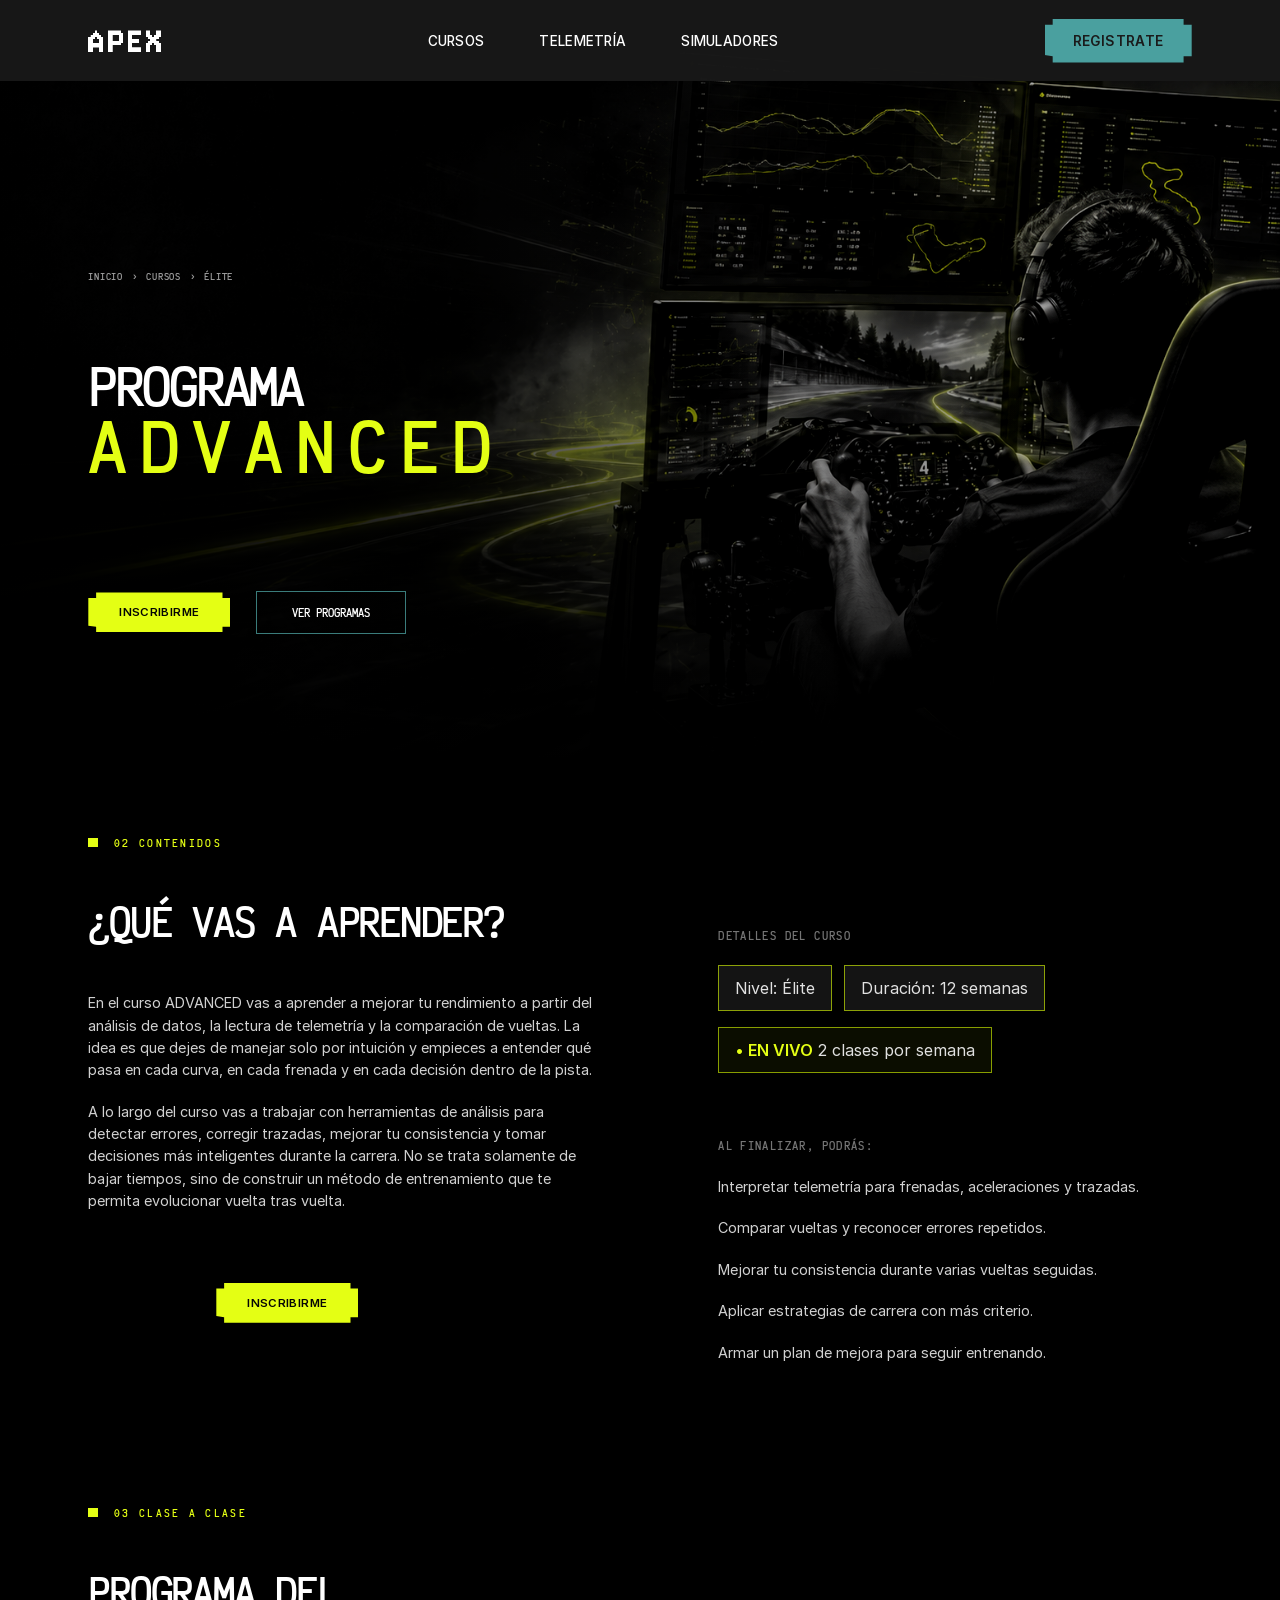
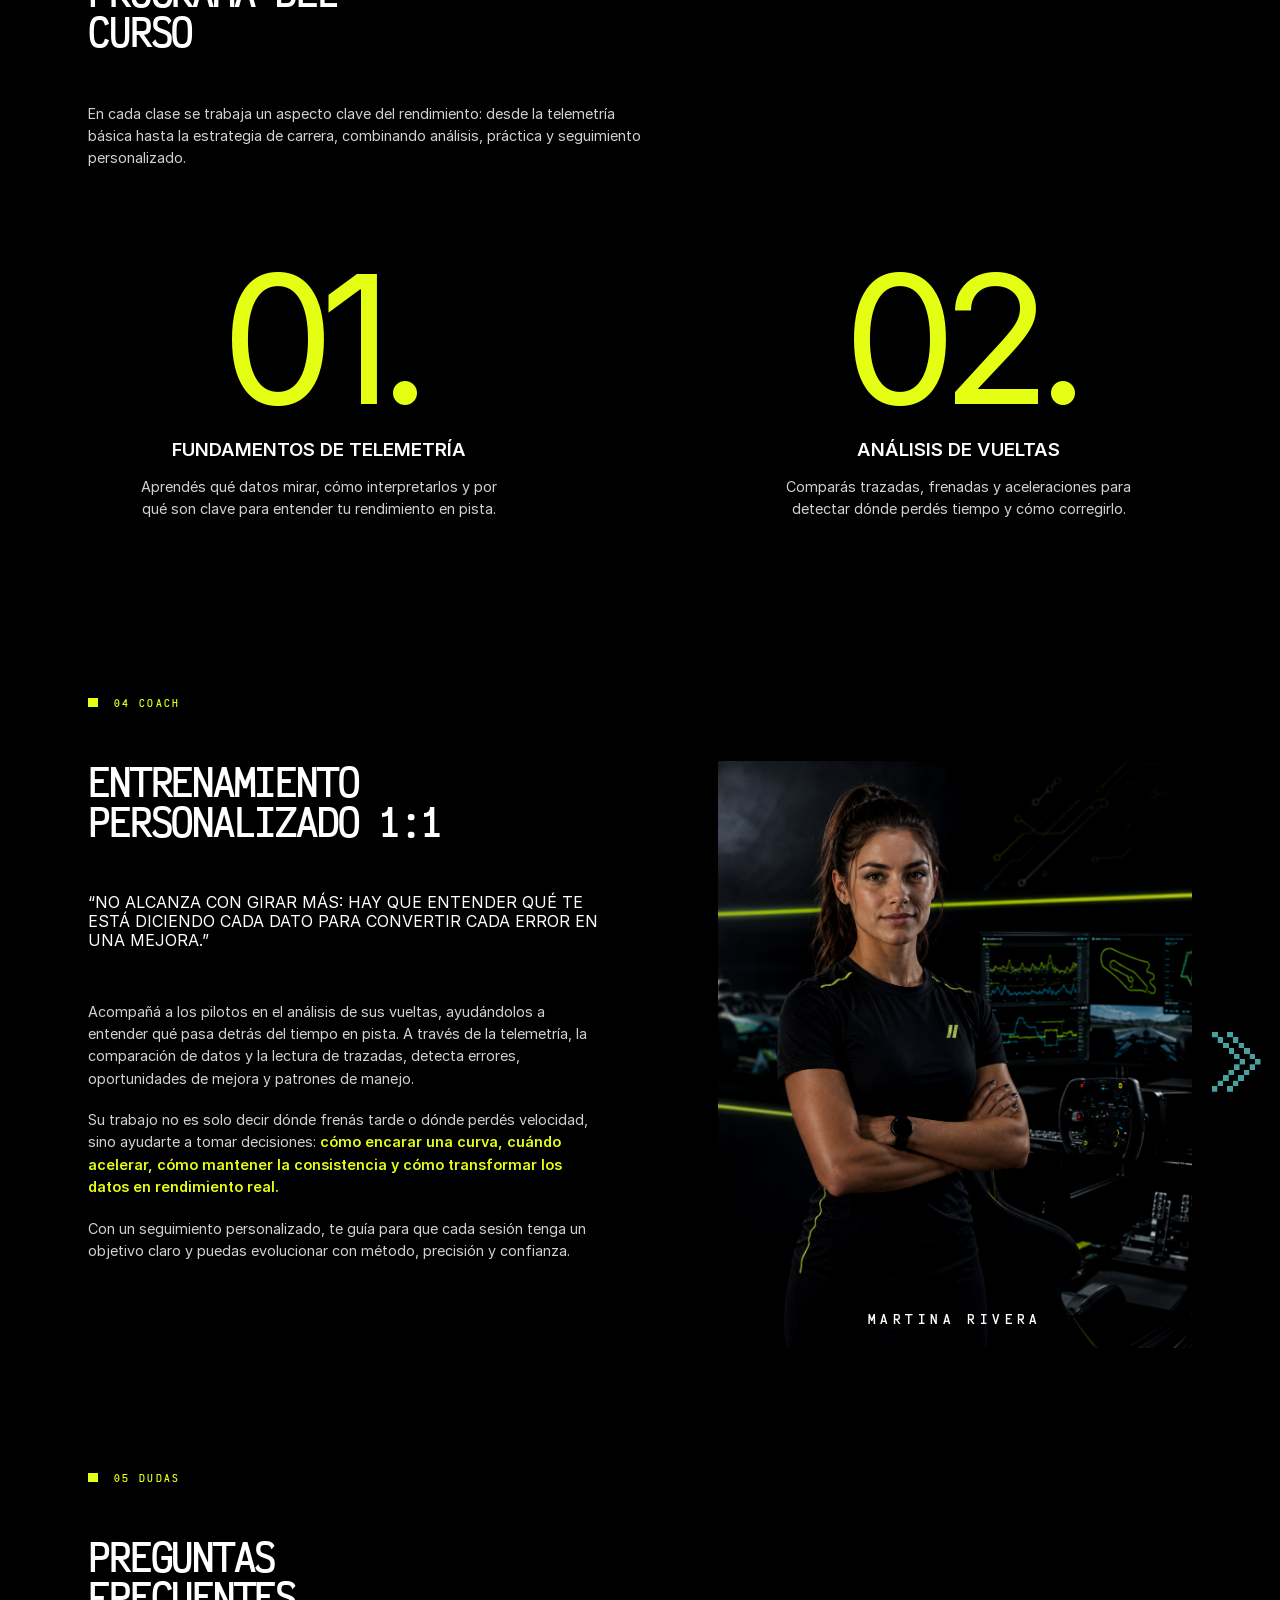
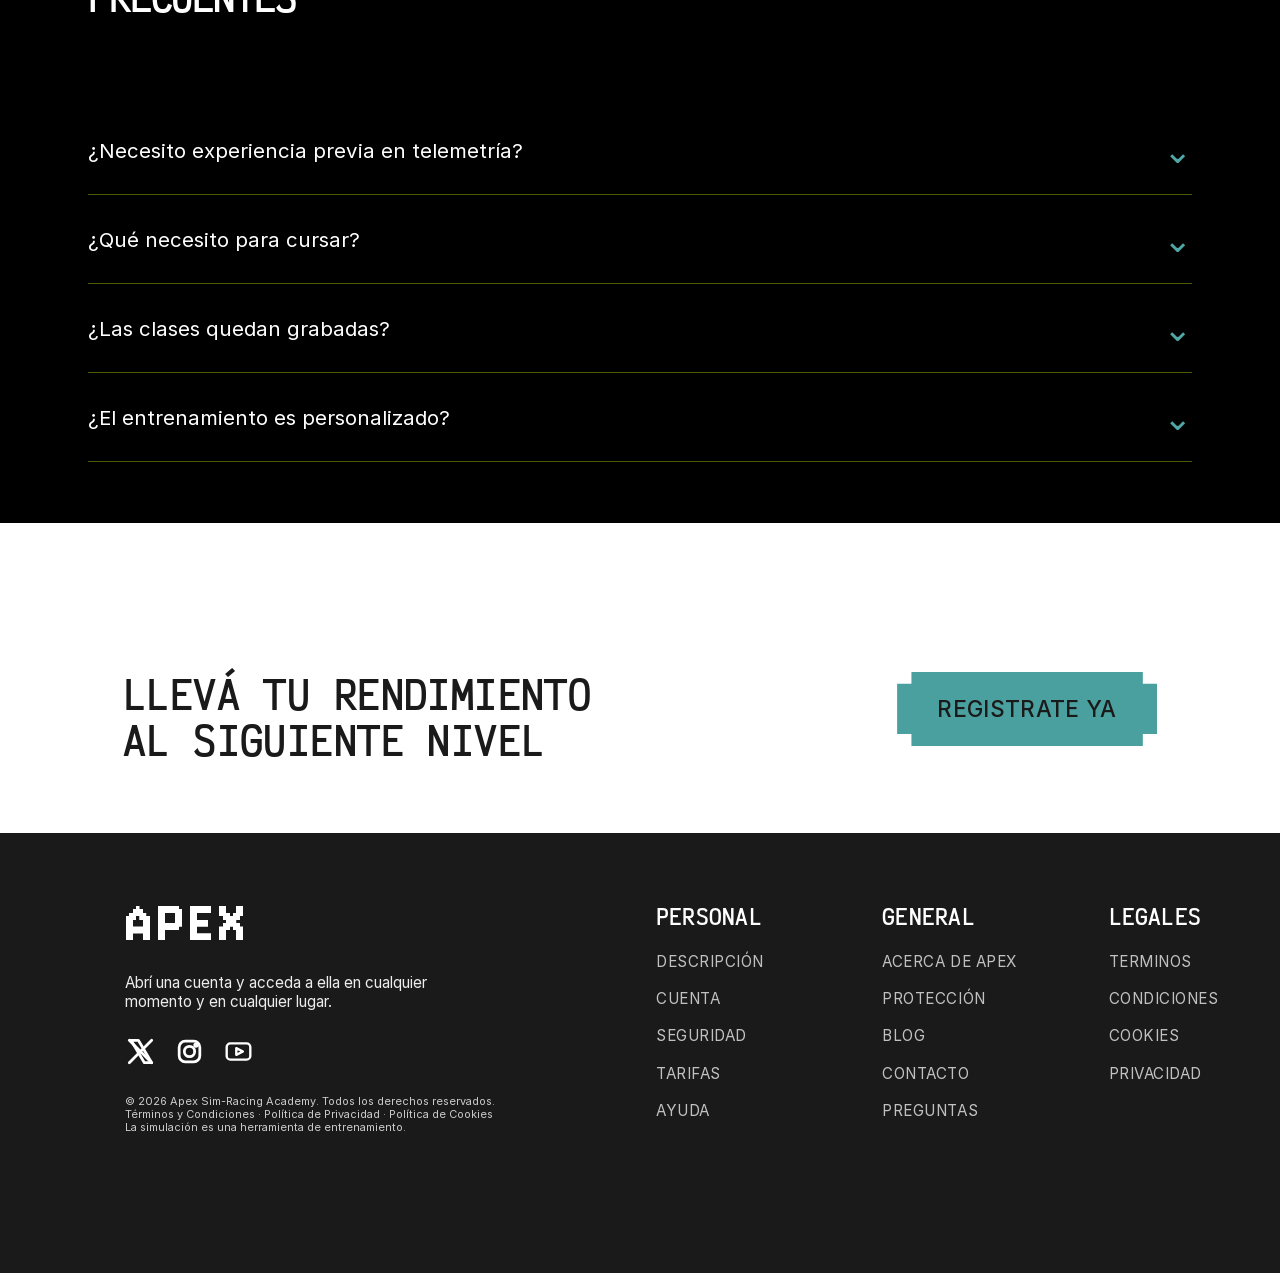
<file: advanced.html>
<!DOCTYPE html>
<html lang="es">
<head>
<meta charset="UTF-8">
<meta name="viewport" content="width=device-width, initial-scale=1.0">
<title>APEX | Programa Advanced</title>
<link rel="stylesheet" href="style.css">
</head>
<body class="page-detail page-detail--advanced">

  <div class="course-loader" data-page-loader aria-hidden="true" role="status" aria-live="polite">
    <div class="course-loader__content">
      <img src="[data-uri]" alt="APEX" class="course-loader__logo">
      <span class="course-loader__text">CARGANDO</span>
      <span class="course-loader__bar" aria-hidden="true"><span></span></span>
    </div>
  </div>

  <!-- ============ NAVBAR ============ -->
  <header class="navbar" id="navbar">
    <div class="navbar__inner">

      <a href="index.html" class="navbar__logo" aria-label="APEX">
        <img src="[data-uri]" alt="APEX" class="navbar__logo-img">
      </a>

      <nav class="navbar__nav" aria-label="Navegación principal">
        <a href="index.html#cursos" class="navbar__link">CURSOS</a>
        <a href="index.html#telemetria" class="navbar__link">TELEMETRÍA</a>
        <a href="index.html#simuladores" class="navbar__link">SIMULADORES</a>
      </nav>

      <a href="#registro" class="btn btn--nav">
        <span class="btn__bg" aria-hidden="true"></span>
        <span class="btn__text">REGISTRATE</span>
      </a>

    </div>
  </header>



  <!-- ============ DETALLE ADVANCED — HERO ============ -->
  <main>
    <section class="detail-hero" id="advanced-hero">
      <div class="detail-hero__bg" aria-hidden="true"></div>
      <div class="detail-hero__shade" aria-hidden="true"></div>

      <div class="detail-hero__content">
        <nav class="detail-breadcrumb" aria-label="Breadcrumb">
          <a href="index.html">INICIO</a>
          <span>›</span>
          <a href="index.html#cursos">CURSOS</a>
          <span>›</span>
          <span>ÉLITE</span>
        </nav>

        <h1 class="detail-hero__title">
          <span>PROGRAMA</span>
          <strong>ADVANCED</strong>
        </h1>

        <div class="detail-hero__actions">
          <a href="#registro" class="btn btn--detail-primary"><span class="btn__bg" aria-hidden="true"></span><span class="btn__text">INSCRIBIRME</span></a>
          <a href="index.html#cursos" class="detail-btn-secondary">VER PROGRAMAS</a>
        </div>
      </div>
    </section>

    <!-- ============ 02 CONTENIDOS ============ -->
    <section class="detail-section detail-learn" id="contenidos">
      <div class="detail-section__kicker"><span></span>02 CONTENIDOS</div>
      <div class="detail-learn__grid">
        <div class="detail-learn__left">
          <h2>¿QUÉ VAS A APRENDER?</h2>
          <p>En el curso ADVANCED vas a aprender a mejorar tu rendimiento a partir del análisis de datos, la lectura de telemetría y la comparación de vueltas. La idea es que dejes de manejar solo por intuición y empieces a entender qué pasa en cada curva, en cada frenada y en cada decisión dentro de la pista.</p>
          <p>A lo largo del curso vas a trabajar con herramientas de análisis para detectar errores, corregir trazadas, mejorar tu consistencia y tomar decisiones más inteligentes durante la carrera. No se trata solamente de bajar tiempos, sino de construir un método de entrenamiento que te permita evolucionar vuelta tras vuelta.</p>
          <a href="#registro" class="btn btn--detail-primary detail-learn__button"><span class="btn__bg" aria-hidden="true"></span><span class="btn__text">INSCRIBIRME</span></a>
        </div>

        <aside class="detail-learn__right">
          <span class="detail-mini-title">DETALLES DEL CURSO</span>
          <div class="detail-tags" aria-label="Detalles del curso">
            <span>Nivel: Élite</span>
            <span>Duración: 12 semanas</span>
          </div>
          <div class="detail-live" aria-label="Modalidad del curso"><strong>• EN VIVO</strong> 2 clases por semana</div>
          <span class="detail-mini-title detail-mini-title--mt">AL FINALIZAR, PODRÁS:</span>
          <ul class="detail-result-list">
            <li>Interpretar telemetría para frenadas, aceleraciones y trazadas.</li>
            <li>Comparar vueltas y reconocer errores repetidos.</li>
            <li>Mejorar tu consistencia durante varias vueltas seguidas.</li>
            <li>Aplicar estrategias de carrera con más criterio.</li>
            <li>Armar un plan de mejora para seguir entrenando.</li>
          </ul>
        </aside>
      </div>
    </section>

    <!-- ============ 03 CLASE A CLASE ============ -->
    <section class="detail-section detail-program" id="programa">
      <div class="detail-section__kicker"><span></span>03 CLASE A CLASE</div>
      <div class="detail-program__head">
        <div>
          <h2>PROGRAMA DEL<br>CURSO</h2>
          <p>En cada clase se trabaja un aspecto clave del rendimiento: desde la telemetría básica hasta la estrategia de carrera, combinando análisis, práctica y seguimiento personalizado.</p>
        </div>
      </div>

      <div class="detail-program__rail" aria-label="Programa del curso">
        <article class="detail-module">
          <span>01.</span>
          <h3>FUNDAMENTOS DE TELEMETRÍA</h3>
          <p>Aprendés qué datos mirar, cómo interpretarlos y por qué son clave para entender tu rendimiento en pista.</p>
        </article>
        <article class="detail-module">
          <span>02.</span>
          <h3>ANÁLISIS DE VUELTAS</h3>
          <p>Comparás trazadas, frenadas y aceleraciones para detectar dónde perdés tiempo y cómo corregirlo.</p>
        </article>
        <article class="detail-module">
          <span>03.</span>
          <h3>CONSISTENCIA Y RITMO</h3>
          <p>Trabajás sobre tandas largas para sostener tiempos, cuidar neumáticos y mantener concentración.</p>
        </article>
        <article class="detail-module">
          <span>04.</span>
          <h3>ESTRATEGIA DE CARRERA</h3>
          <p>Aprendés a tomar decisiones en clasificación, largada, pits y gestión de incidentes.</p>
        </article>
      </div>
    </section>

    <!-- ============ 04 COACH ============ -->
    <section class="detail-section detail-coach" id="coach">
      <div class="detail-section__kicker"><span></span>04 COACH</div>
      <div class="detail-coach__grid">
        <div class="detail-coach__text">
          <h2>ENTRENAMIENTO<br>PERSONALIZADO 1:1</h2>
          <blockquote>“NO ALCANZA CON GIRAR MÁS: HAY QUE ENTENDER QUÉ TE ESTÁ DICIENDO CADA DATO PARA CONVERTIR CADA ERROR EN UNA MEJORA.”</blockquote>
          <p>Acompañá a los pilotos en el análisis de sus vueltas, ayudándolos a entender qué pasa detrás del tiempo en pista. A través de la telemetría, la comparación de datos y la lectura de trazadas, detecta errores, oportunidades de mejora y patrones de manejo.</p>
          <p>Su trabajo no es solo decir dónde frenás tarde o dónde perdés velocidad, sino ayudarte a tomar decisiones: <strong>cómo encarar una curva, cuándo acelerar, cómo mantener la consistencia y cómo transformar los datos en rendimiento real.</strong></p>
          <p>Con un seguimiento personalizado, te guía para que cada sesión tenga un objetivo claro y puedas evolucionar con método, precisión y confianza.</p>
        </div>
        <figure class="detail-coach__figure" data-coach-slider>
          <div class="detail-coach__media">
            <img src="assets/coach-mujer.png" alt="Coach del programa Advanced" class="detail-coach__photo is-active" data-coach-photo>
            <img src="assets/coach-hombre.png" alt="Coach del programa Advanced" class="detail-coach__photo" data-coach-photo>
          </div>
          <button type="button" class="detail-coach__arrow" data-coach-next aria-label="Ver siguiente coach">
            <img src="assets/arrow-turquoise.png" alt="" aria-hidden="true">
          </button>
          <figcaption data-coach-caption>MARTINA RIVERA</figcaption>
        </figure>
      </div>
    </section>

    <!-- ============ 05 DUDAS ============ -->
    <section class="detail-section detail-faq" id="faq">
      <div class="detail-section__kicker"><span></span>05 DUDAS</div>
      <h2>PREGUNTAS<br>FRECUENTES</h2>

      <div class="detail-faq__list">
        <details>
          <summary>¿Necesito experiencia previa en telemetría?</summary>
          <p>No hace falta saber analizar datos desde cero, pero sí es recomendable tener experiencia manejando en simulador y conocer conceptos básicos de pista.</p>
        </details>
        <details>
          <summary>¿Qué necesito para cursar?</summary>
          <p>Una computadora, simulador instalado, volante o cockpit y conexión estable para las clases en vivo.</p>
        </details>
        <details>
          <summary>¿Las clases quedan grabadas?</summary>
          <p>Sí. Las sesiones quedan disponibles para que puedas revisar correcciones, ejercicios y análisis de vuelta.</p>
        </details>
        <details>
          <summary>¿El entrenamiento es personalizado?</summary>
          <p>Sí. El programa incluye seguimiento 1:1 para revisar tu evolución y ajustar el plan de mejora.</p>
        </details>
      </div>
    </section>

  <!-- ============ SECCIÓN 09 — REGISTRO + FOOTER ============ -->
  <section class="footer-cta" id="registro" aria-label="Registro">
    <div class="footer-cta__inner">
      <h2 class="footer-cta__title">
        <span>LLEVÁ TU RENDIMIENTO</span>
        <span>AL SIGUIENTE NIVEL</span>
      </h2>

      <a href="#registro" class="btn btn--footer-cta">
        <span class="btn__bg" aria-hidden="true"></span>
        <span class="btn__text">REGISTRATE YA</span>
      </a>
    </div>
  </section>

  <footer class="site-footer" aria-label="Footer APEX">
    <div class="site-footer__inner">

      <div class="site-footer__brand">
        <a href="index.html#hero" class="site-footer__logo" aria-label="APEX inicio">
          <img src="[data-uri]" alt="APEX" class="site-footer__logo-img">
        </a>

        <p class="site-footer__claim">
          Abrí una cuenta y acceda a ella en cualquier<br>
          momento y en cualquier lugar.
        </p>

        <div class="site-footer__social" aria-label="Redes sociales">
          <a href="#" class="site-footer__social-link" aria-label="X">
            <svg viewBox="0 0 36 36" aria-hidden="true"><path d="M5 5L31 31M31 5L5 31"/><path d="M7 5h8.5L31 31h-8.5L7 5Z"/></svg>
          </a>
          <a href="#" class="site-footer__social-link" aria-label="Instagram">
            <svg viewBox="0 0 36 36" aria-hidden="true"><rect x="6" y="6" width="24" height="24" rx="7"/><circle cx="18" cy="18" r="6"/><circle cx="25.5" cy="10.5" r="1.4"/></svg>
          </a>
          <a href="#" class="site-footer__social-link" aria-label="YouTube">
            <svg viewBox="0 0 42 36" aria-hidden="true"><rect x="5" y="7" width="32" height="22" rx="5"/><path d="M18 13.5L27 18L18 22.5V13.5Z"/></svg>
          </a>
        </div>

        <p class="site-footer__legal-small">
          © 2026 Apex Sim-Racing Academy. Todos los derechos reservados.<br>
          Términos y Condiciones · Política de Privacidad · Política de Cookies<br>
          La simulación es una herramienta de entrenamiento.
        </p>
      </div>

      <nav class="site-footer__nav" aria-label="Links del footer">
        <div class="site-footer__col">
          <h3>PERSONAL</h3>
          <a href="index.html#sobre-apex">DESCRIPCIÓN</a>
          <a href="#registro">CUENTA</a>
          <a href="index.html#simuladores">SEGURIDAD</a>
          <a href="#registro">TARIFAS</a>
          <a href="#registro">AYUDA</a>
        </div>

        <div class="site-footer__col">
          <h3>GENERAL</h3>
          <a href="index.html#sobre-apex">ACERCA DE APEX</a>
          <a href="index.html#tecnologia">PROTECCIÓN</a>
          <a href="index.html#frase">BLOG</a>
          <a href="#registro">CONTACTO</a>
          <a href="index.html#circuitos">PREGUNTAS</a>
        </div>

        <div class="site-footer__col">
          <h3>LEGALES</h3>
          <a href="#">TERMINOS</a>
          <a href="#">CONDICIONES</a>
          <a href="#">COOKIES</a>
          <a href="#">PRIVACIDAD</a>
        </div>
      </nav>

    </div>
  </footer>



  </main>

  <!-- destello amarillo que sigue al cursor -->
  <div class="cursor-glow" id="cursorGlow" aria-hidden="true"></div>

  <script src="script.js"></script>
</body>
</html>
</file>
